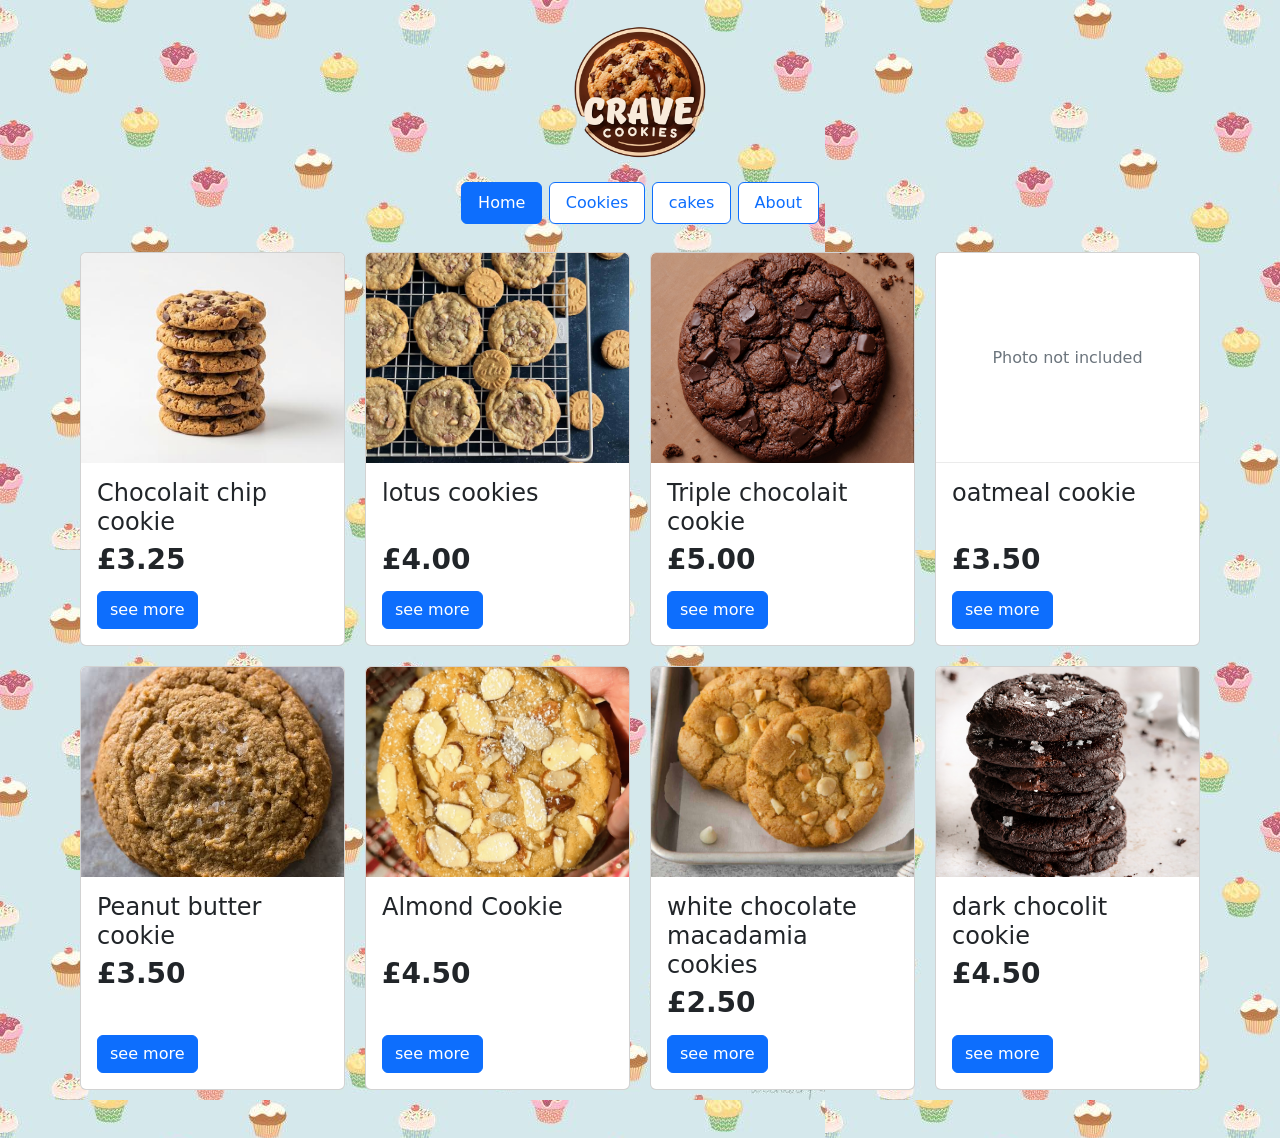
<file: index.html>
<!DOCTYPE html>
<html lang="en">
<head>
  <meta charset="utf-8">
  <meta name="viewport" content="width=device-width, initial-scale=1">
  <title>Crave Cookies</title>
  <link href="https://cdn.jsdelivr.net/npm/bootstrap@5.3.3/dist/css/bootstrap.min.css" rel="stylesheet">
  <link rel="stylesheet" href="styles.css">
</head>
<body>
  <header class="site-nav">
    <a class="brand" href="index.html"><img src="Crave%20Cookies%20Logo.png" alt="Crave Cookies"></a>
    <ul class="nav nav-pills justify-content-center">
      <li class="nav-item"><a class="nav-link active" aria-current="page" href="index.html">Home</a></li>
      <li class="nav-item"><a class="nav-link" href="#cookies">Cookies</a></li>
      <li class="nav-item"><a class="nav-link" href="cakes.html">cakes</a></li>
      <li class="nav-item"><a class="nav-link" href="about.html">About</a></li>
    </ul>
  </header>

  <main id="cookies" class="menu">
    <article class="card">
      <img class="card-img-top" src="Sajidas_chocolait_chip_cookie.jpg" alt="Chocolate chip cookie">
      <div class="card-body">
        <h2 class="card-title h4">Chocolait chip cookie</h2>
        <p class="price">£3.25</p>
        <a class="btn btn-primary" href="chocolate_chip.html">see more</a>
      </div>
    </article>
    <article class="card">
      <img class="card-img-top" src="biscoff-butter-cookies.jpeg" alt="Lotus cookies">
      <div class="card-body">
        <h2 class="card-title h4">lotus cookies</h2>
        <p class="price">£4.00</p>
        <a class="btn btn-primary" href="cookie_biscof.html">see more</a>
      </div>
    </article>
    <article class="card">
      <img class="card-img-top" src="trepel_chocolait_cookie.jpg" alt="Triple chocolate cookie">
      <div class="card-body">
        <h2 class="card-title h4">Triple chocolait cookie</h2>
        <p class="price">£5.00</p>
        <a class="btn btn-primary" href="kooky123.html">see more</a>
      </div>
    </article>
    <article class="card">
      <div class="photo-fallback">Photo not included</div>
      <div class="card-body">
        <h2 class="card-title h4">oatmeal cookie</h2>
        <p class="price">£3.50</p>
        <a class="btn btn-primary" href="cookie_outmeal_sit.html">see more</a>
      </div>
    </article>
    <article class="card">
      <img class="card-img-top" src="sajida_penut_buter_cookie.jpg" alt="Peanut butter cookie">
      <div class="card-body">
        <h2 class="card-title h4">Peanut butter cookie</h2>
        <p class="price">£3.50</p>
        <a class="btn btn-primary" href="penut_buter_cookie_web.html">see more</a>
      </div>
    </article>
    <article class="card">
      <img class="card-img-top" src="Almond_Cookie.png" alt="Almond cookie">
      <div class="card-body">
        <h2 class="card-title h4">Almond Cookie</h2>
        <p class="price">£4.50</p>
        <a class="btn btn-primary" href="almond_cookie_website.html">see more</a>
      </div>
    </article>
    <article class="card">
      <img class="card-img-top" src="white_chocolate_cookies.jpg" alt="White chocolate macadamia cookies">
      <div class="card-body">
        <h2 class="card-title h4">white chocolate macadamia cookies</h2>
        <p class="price">£2.50</p>
        <a class="btn btn-primary" href="white_chocolate.html">see more</a>
      </div>
    </article>
    <article class="card">
      <img class="card-img-top" src="dark_chocolit_cookie.jpg" alt="Dark chocolate cookie">
      <div class="card-body">
        <h2 class="card-title h4">dark chocolit cookie</h2>
        <p class="price">£4.50</p>
        <a class="btn btn-primary" href="dark_chocolate.html">see more</a>
      </div>
    </article>
  </main>
</body>
</html>
</file>
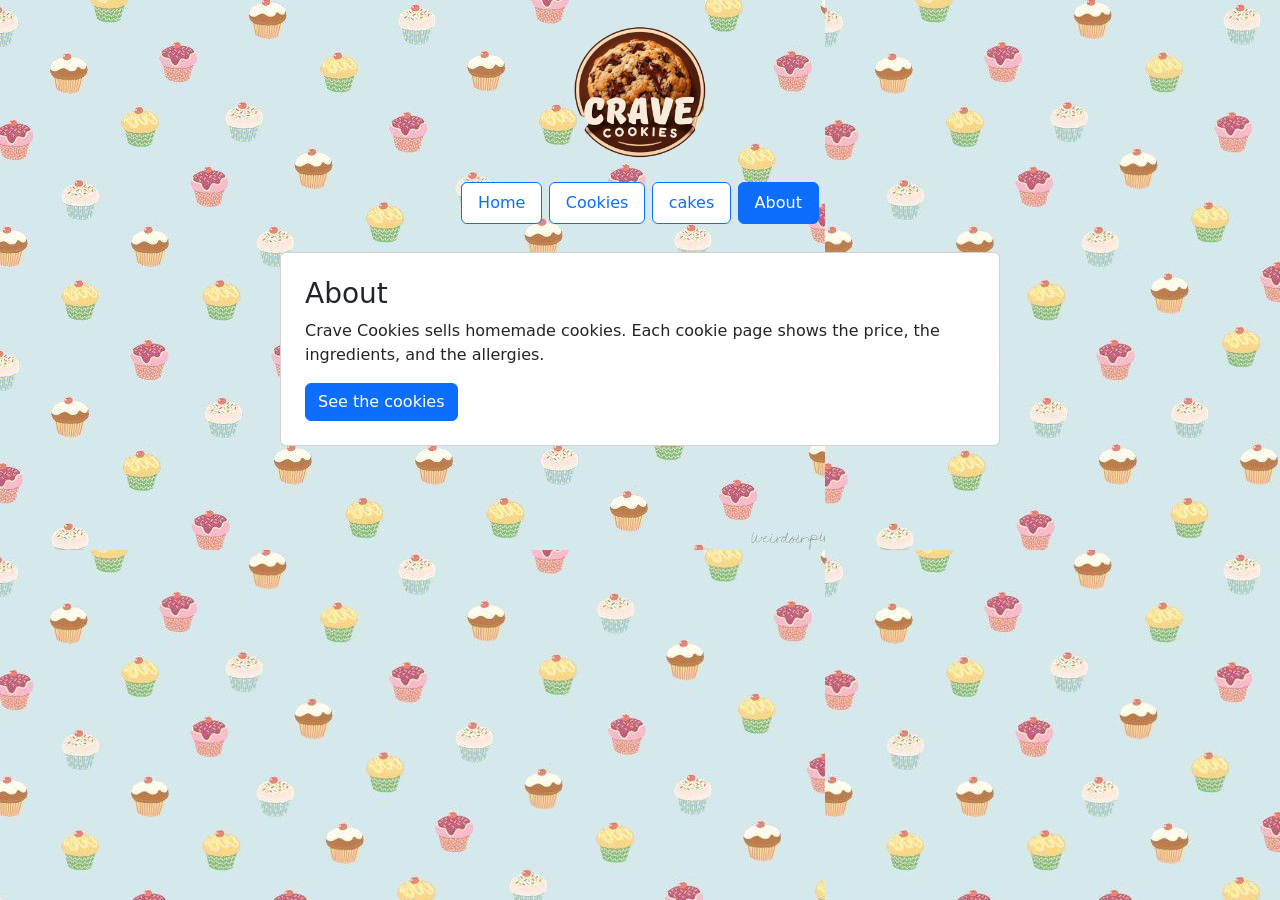
<file: about.html>
<!DOCTYPE html>
<html lang="en">
<head>
  <meta charset="utf-8">
  <meta name="viewport" content="width=device-width, initial-scale=1">
  <title>About — Crave Cookies</title>
  <link href="https://cdn.jsdelivr.net/npm/bootstrap@5.3.3/dist/css/bootstrap.min.css" rel="stylesheet">
  <link rel="stylesheet" href="styles.css">
</head>
<body>
  <header class="site-nav">
    <a class="brand" href="index.html"><img src="Crave%20Cookies%20Logo.png" alt="Crave Cookies"></a>
    <ul class="nav nav-pills justify-content-center">
      <li class="nav-item"><a class="nav-link" href="index.html">Home</a></li>
      <li class="nav-item"><a class="nav-link" href="index.html#cookies">Cookies</a></li>
      <li class="nav-item"><a class="nav-link" href="cakes.html">cakes</a></li>
      <li class="nav-item"><a class="nav-link active" aria-current="page" href="about.html">About</a></li>
    </ul>
  </header>
  <main class="card sheet">
    <div class="card-body p-4">
      <h1 class="h3">About</h1>
      <p>Crave Cookies sells homemade cookies. Each cookie page shows the price, the ingredients, and the allergies.</p>
      <a class="btn btn-primary" href="index.html#cookies">See the cookies</a>
    </div>
  </main>
</body>
</html>
</file>
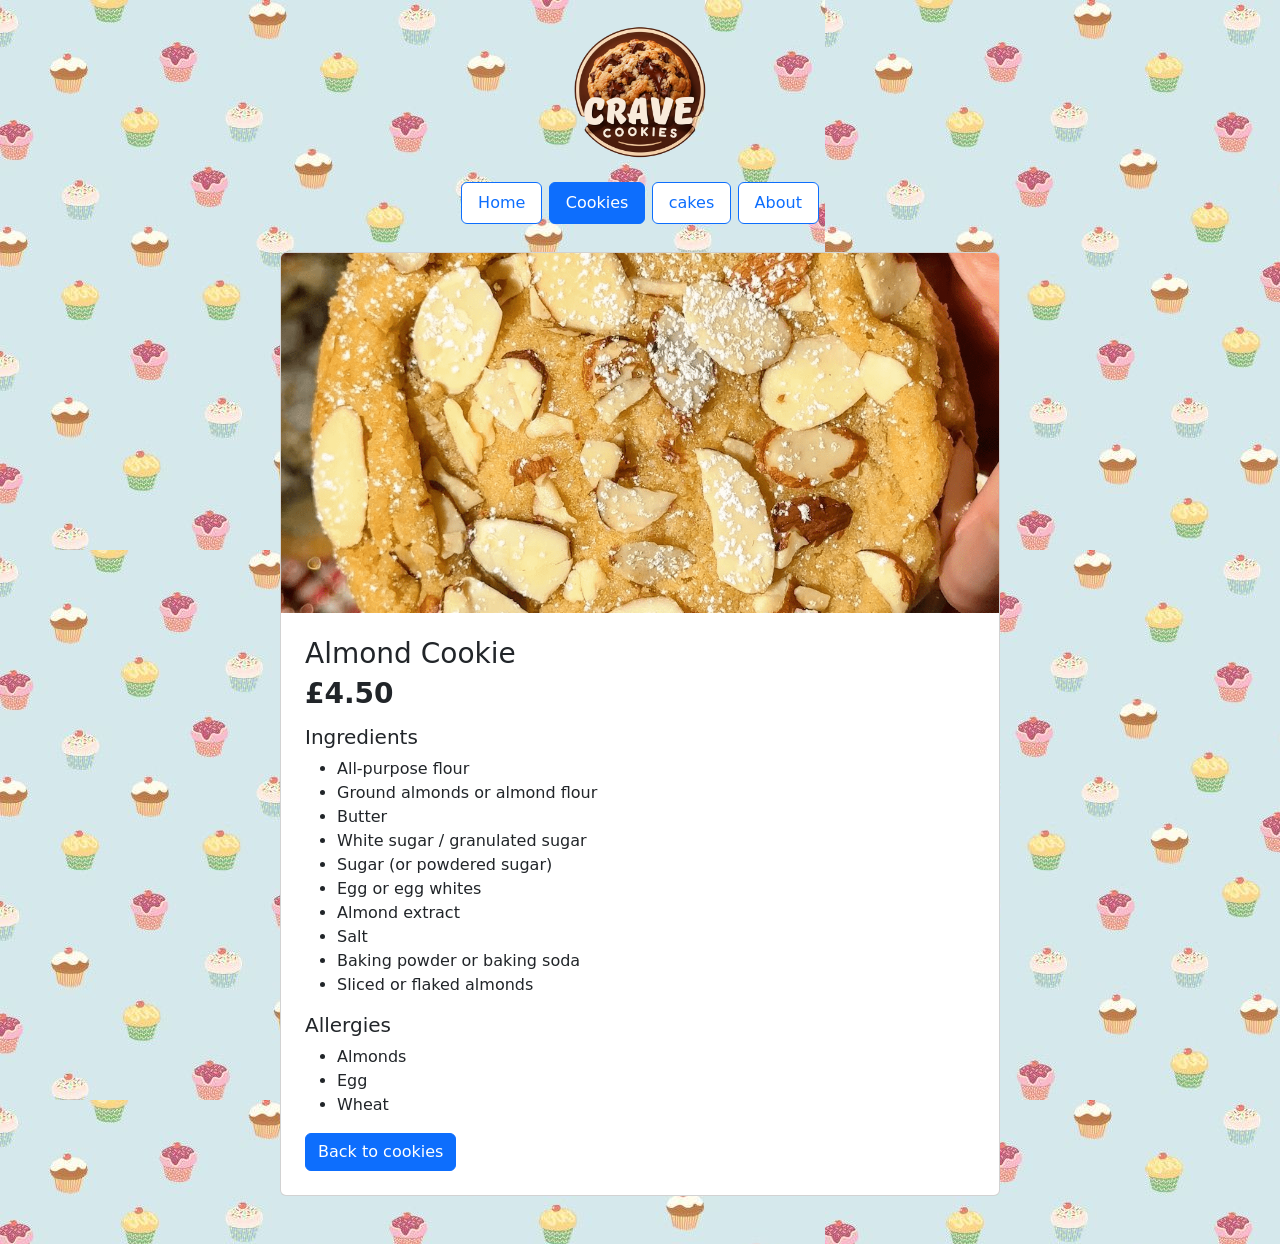
<file: almond_cookie_website.html>
<!DOCTYPE html>
<html lang="en">
<head>
  <meta charset="utf-8">
  <meta name="viewport" content="width=device-width, initial-scale=1">
  <title>Almond Cookie — Crave Cookies</title>
  <link href="https://cdn.jsdelivr.net/npm/bootstrap@5.3.3/dist/css/bootstrap.min.css" rel="stylesheet">
  <link rel="stylesheet" href="styles.css">
</head>
<body>
  <header class="site-nav">
    <a class="brand" href="index.html"><img src="Crave%20Cookies%20Logo.png" alt="Crave Cookies"></a>
    <ul class="nav nav-pills justify-content-center">
      <li class="nav-item"><a class="nav-link" href="index.html">Home</a></li>
      <li class="nav-item"><a class="nav-link active" aria-current="page" href="index.html#cookies">Cookies</a></li>
      <li class="nav-item"><a class="nav-link" href="cakes.html">cakes</a></li>
      <li class="nav-item"><a class="nav-link" href="about.html">About</a></li>
    </ul>
  </header>
  <main class="card sheet">
    <img src="Almond_Cookie.png" alt="Almond cookie">
    <div class="card-body p-4">
      <h1 class="h3">Almond Cookie</h1>
      <p class="price">£4.50</p>
      <h2 class="h5">Ingredients</h2>
      <ul>
        <li>All-purpose flour</li>
        <li>Ground almonds or almond flour</li>
        <li>Butter</li>
        <li>White sugar / granulated sugar</li>
        <li>Sugar (or powdered sugar)</li>
        <li>Egg or egg whites</li>
        <li>Almond extract</li>
        <li>Salt</li>
        <li>Baking powder or baking soda</li>
        <li>Sliced or flaked almonds</li>
      </ul>
      <h2 class="h5">Allergies</h2>
      <ul>
        <li>Almonds</li>
        <li>Egg</li>
        <li>Wheat</li>
      </ul>
      <a class="btn btn-primary" href="index.html#cookies">Back to cookies</a>
    </div>
  </main>
</body>
</html>
</file>
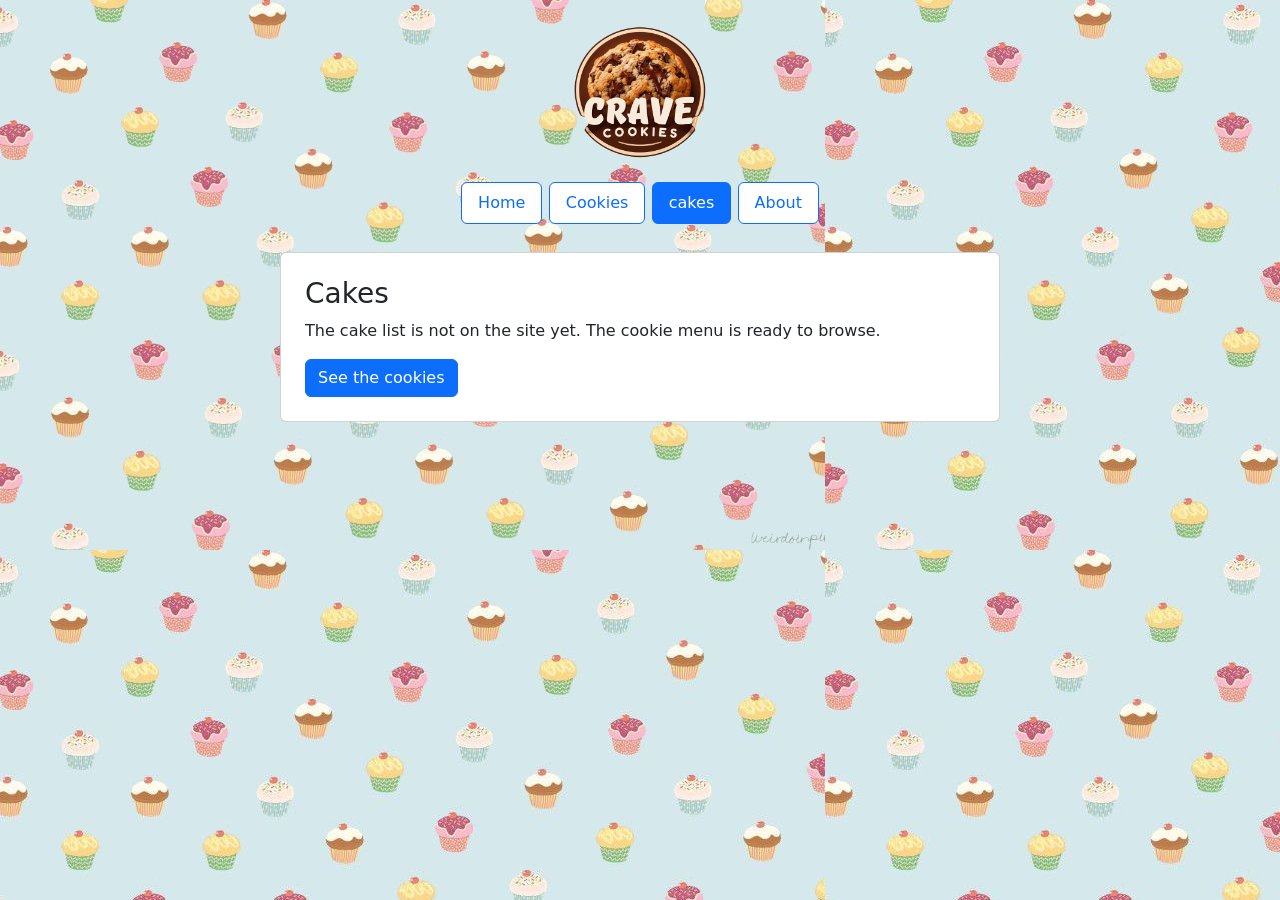
<file: cakes.html>
<!DOCTYPE html>
<html lang="en">
<head>
  <meta charset="utf-8">
  <meta name="viewport" content="width=device-width, initial-scale=1">
  <title>Cakes — Crave Cookies</title>
  <link href="https://cdn.jsdelivr.net/npm/bootstrap@5.3.3/dist/css/bootstrap.min.css" rel="stylesheet">
  <link rel="stylesheet" href="styles.css">
</head>
<body>
  <header class="site-nav">
    <a class="brand" href="index.html"><img src="Crave%20Cookies%20Logo.png" alt="Crave Cookies"></a>
    <ul class="nav nav-pills justify-content-center">
      <li class="nav-item"><a class="nav-link" href="index.html">Home</a></li>
      <li class="nav-item"><a class="nav-link" href="index.html#cookies">Cookies</a></li>
      <li class="nav-item"><a class="nav-link active" aria-current="page" href="cakes.html">cakes</a></li>
      <li class="nav-item"><a class="nav-link" href="about.html">About</a></li>
    </ul>
  </header>
  <main class="card sheet">
    <div class="card-body p-4">
      <h1 class="h3">Cakes</h1>
      <p>The cake list is not on the site yet. The cookie menu is ready to browse.</p>
      <a class="btn btn-primary" href="index.html#cookies">See the cookies</a>
    </div>
  </main>
</body>
</html>
</file>
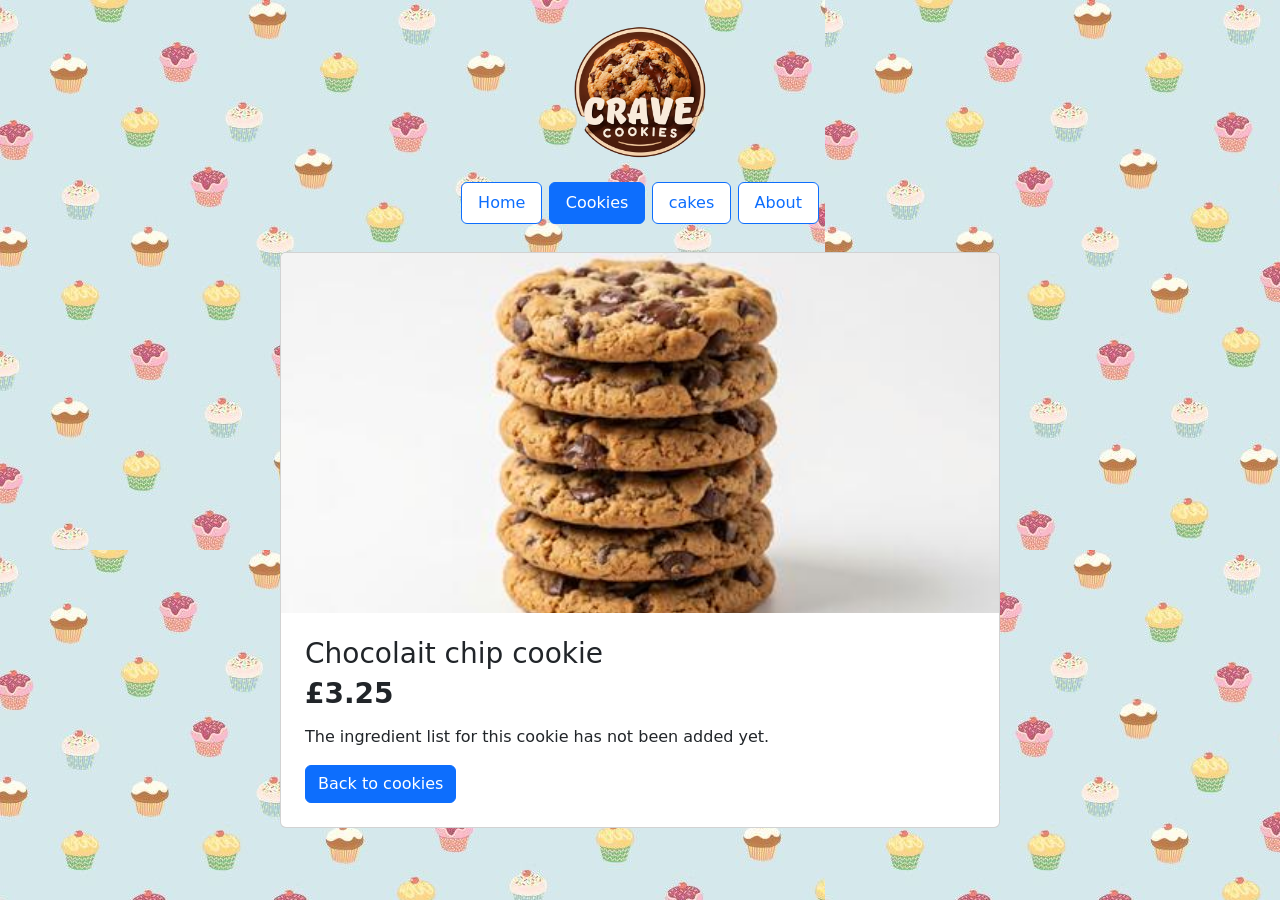
<file: chocolate_chip.html>
<!DOCTYPE html>
<html lang="en">
<head>
  <meta charset="utf-8">
  <meta name="viewport" content="width=device-width, initial-scale=1">
  <title>Chocolait chip cookie — Crave Cookies</title>
  <link href="https://cdn.jsdelivr.net/npm/bootstrap@5.3.3/dist/css/bootstrap.min.css" rel="stylesheet">
  <link rel="stylesheet" href="styles.css">
</head>
<body>
  <header class="site-nav">
    <a class="brand" href="index.html"><img src="Crave%20Cookies%20Logo.png" alt="Crave Cookies"></a>
    <ul class="nav nav-pills justify-content-center">
      <li class="nav-item"><a class="nav-link" href="index.html">Home</a></li>
      <li class="nav-item"><a class="nav-link active" aria-current="page" href="index.html#cookies">Cookies</a></li>
      <li class="nav-item"><a class="nav-link" href="cakes.html">cakes</a></li>
      <li class="nav-item"><a class="nav-link" href="about.html">About</a></li>
    </ul>
  </header>
  <main class="card sheet">
    <img src="Sajidas_chocolait_chip_cookie.jpg" alt="Chocolate chip cookie">
    <div class="card-body p-4">
      <h1 class="h3">Chocolait chip cookie</h1>
      <p class="price">£3.25</p>
      <p>The ingredient list for this cookie has not been added yet.</p>
      <a class="btn btn-primary" href="index.html#cookies">Back to cookies</a>
    </div>
  </main>
</body>
</html>
</file>
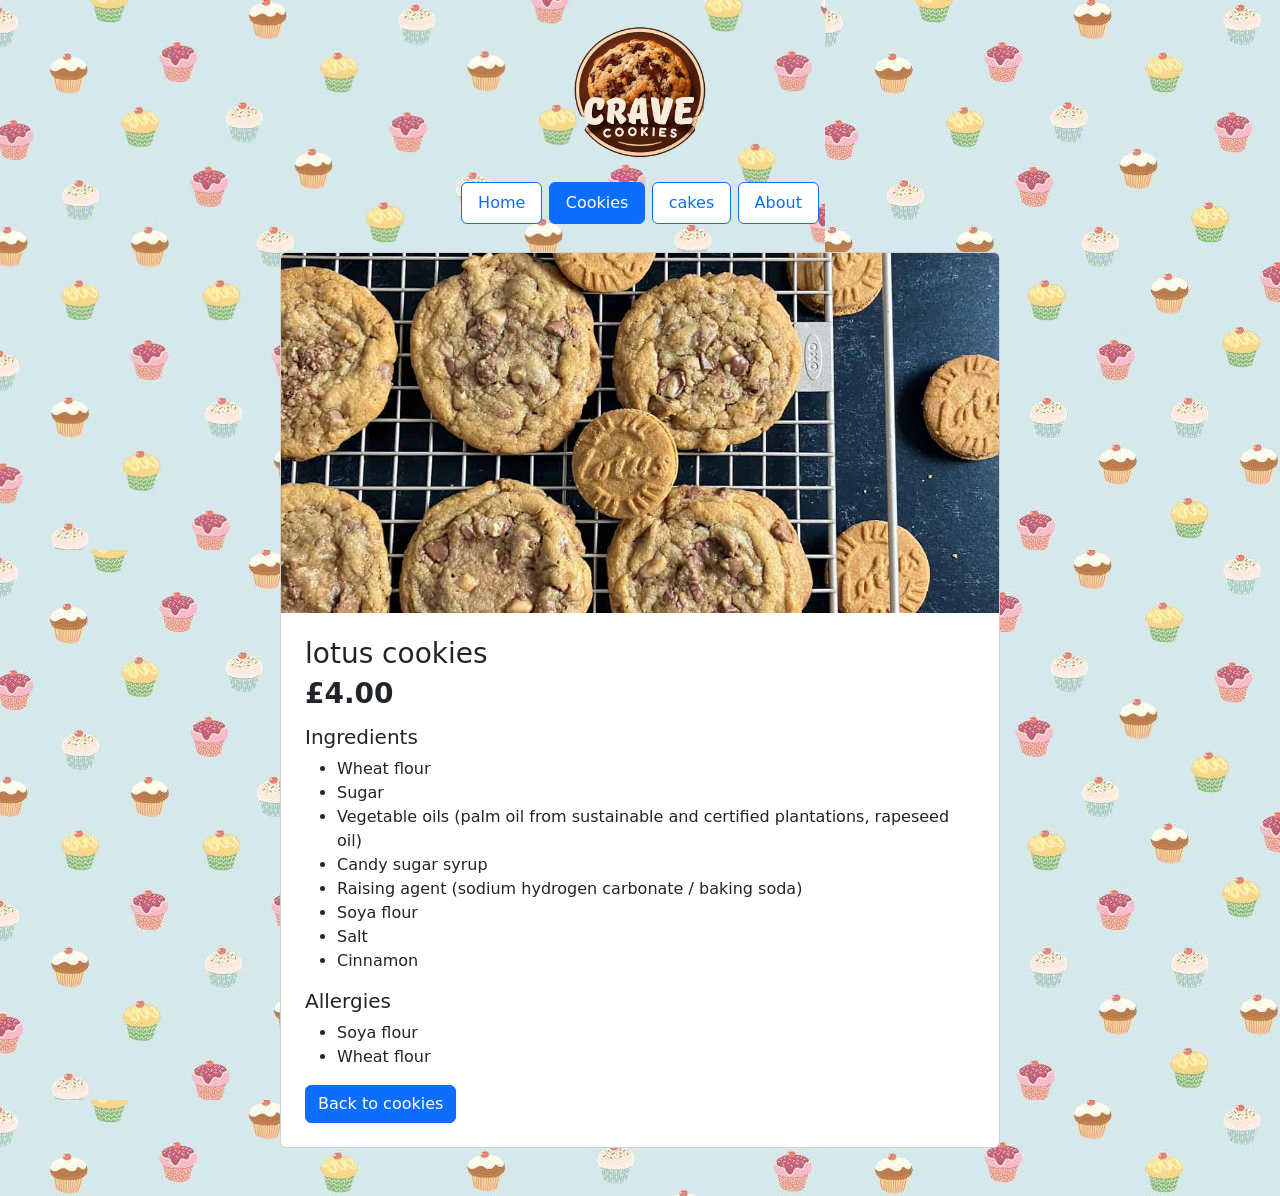
<file: cookie_biscof.html>
<!DOCTYPE html>
<html lang="en">
<head>
  <meta charset="utf-8">
  <meta name="viewport" content="width=device-width, initial-scale=1">
  <title>Lotus cookies — Crave Cookies</title>
  <link href="https://cdn.jsdelivr.net/npm/bootstrap@5.3.3/dist/css/bootstrap.min.css" rel="stylesheet">
  <link rel="stylesheet" href="styles.css">
</head>
<body>
  <header class="site-nav">
    <a class="brand" href="index.html"><img src="Crave%20Cookies%20Logo.png" alt="Crave Cookies"></a>
    <ul class="nav nav-pills justify-content-center">
      <li class="nav-item"><a class="nav-link" href="index.html">Home</a></li>
      <li class="nav-item"><a class="nav-link active" aria-current="page" href="index.html#cookies">Cookies</a></li>
      <li class="nav-item"><a class="nav-link" href="cakes.html">cakes</a></li>
      <li class="nav-item"><a class="nav-link" href="about.html">About</a></li>
    </ul>
  </header>
  <main class="card sheet">
    <img src="biscoff-butter-cookies.jpeg" alt="Lotus cookies">
    <div class="card-body p-4">
      <h1 class="h3">lotus cookies</h1>
      <p class="price">£4.00</p>
      <h2 class="h5">Ingredients</h2>
      <ul>
        <li>Wheat flour</li>
        <li>Sugar</li>
        <li>Vegetable oils (palm oil from sustainable and certified plantations, rapeseed oil)</li>
        <li>Candy sugar syrup</li>
        <li>Raising agent (sodium hydrogen carbonate / baking soda)</li>
        <li>Soya flour</li>
        <li>Salt</li>
        <li>Cinnamon</li>
      </ul>
      <h2 class="h5">Allergies</h2>
      <ul>
        <li>Soya flour</li>
        <li>Wheat flour</li>
      </ul>
      <a class="btn btn-primary" href="index.html#cookies">Back to cookies</a>
    </div>
  </main>
</body>
</html>
</file>
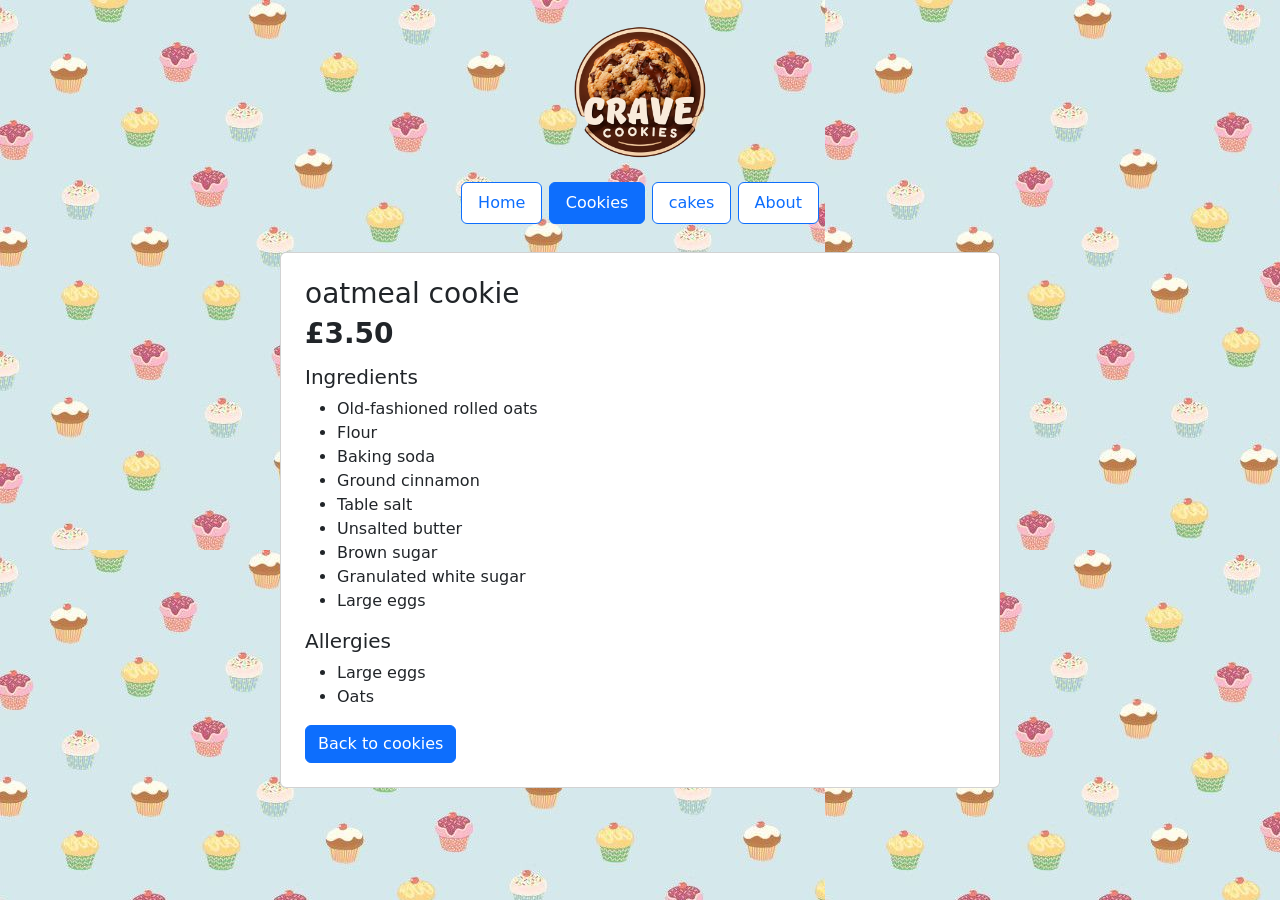
<file: cookie_outmeal_sit.html>
<!DOCTYPE html>
<html lang="en">
<head>
  <meta charset="utf-8">
  <meta name="viewport" content="width=device-width, initial-scale=1">
  <title>Oatmeal cookie — Crave Cookies</title>
  <link href="https://cdn.jsdelivr.net/npm/bootstrap@5.3.3/dist/css/bootstrap.min.css" rel="stylesheet">
  <link rel="stylesheet" href="styles.css">
</head>
<body>
  <header class="site-nav">
    <a class="brand" href="index.html"><img src="Crave%20Cookies%20Logo.png" alt="Crave Cookies"></a>
    <ul class="nav nav-pills justify-content-center">
      <li class="nav-item"><a class="nav-link" href="index.html">Home</a></li>
      <li class="nav-item"><a class="nav-link active" aria-current="page" href="index.html#cookies">Cookies</a></li>
      <li class="nav-item"><a class="nav-link" href="cakes.html">cakes</a></li>
      <li class="nav-item"><a class="nav-link" href="about.html">About</a></li>
    </ul>
  </header>
  <main class="card sheet">
    <div class="card-body p-4">
      <h1 class="h3">oatmeal cookie</h1>
      <p class="price">£3.50</p>
      <h2 class="h5">Ingredients</h2>
      <ul>
        <li>Old-fashioned rolled oats</li>
        <li>Flour</li>
        <li>Baking soda</li>
        <li>Ground cinnamon</li>
        <li>Table salt</li>
        <li>Unsalted butter</li>
        <li>Brown sugar</li>
        <li>Granulated white sugar</li>
        <li>Large eggs</li>
      </ul>
      <h2 class="h5">Allergies</h2>
      <ul>
        <li>Large eggs</li>
        <li>Oats</li>
      </ul>
      <a class="btn btn-primary" href="index.html#cookies">Back to cookies</a>
    </div>
  </main>
</body>
</html>
</file>
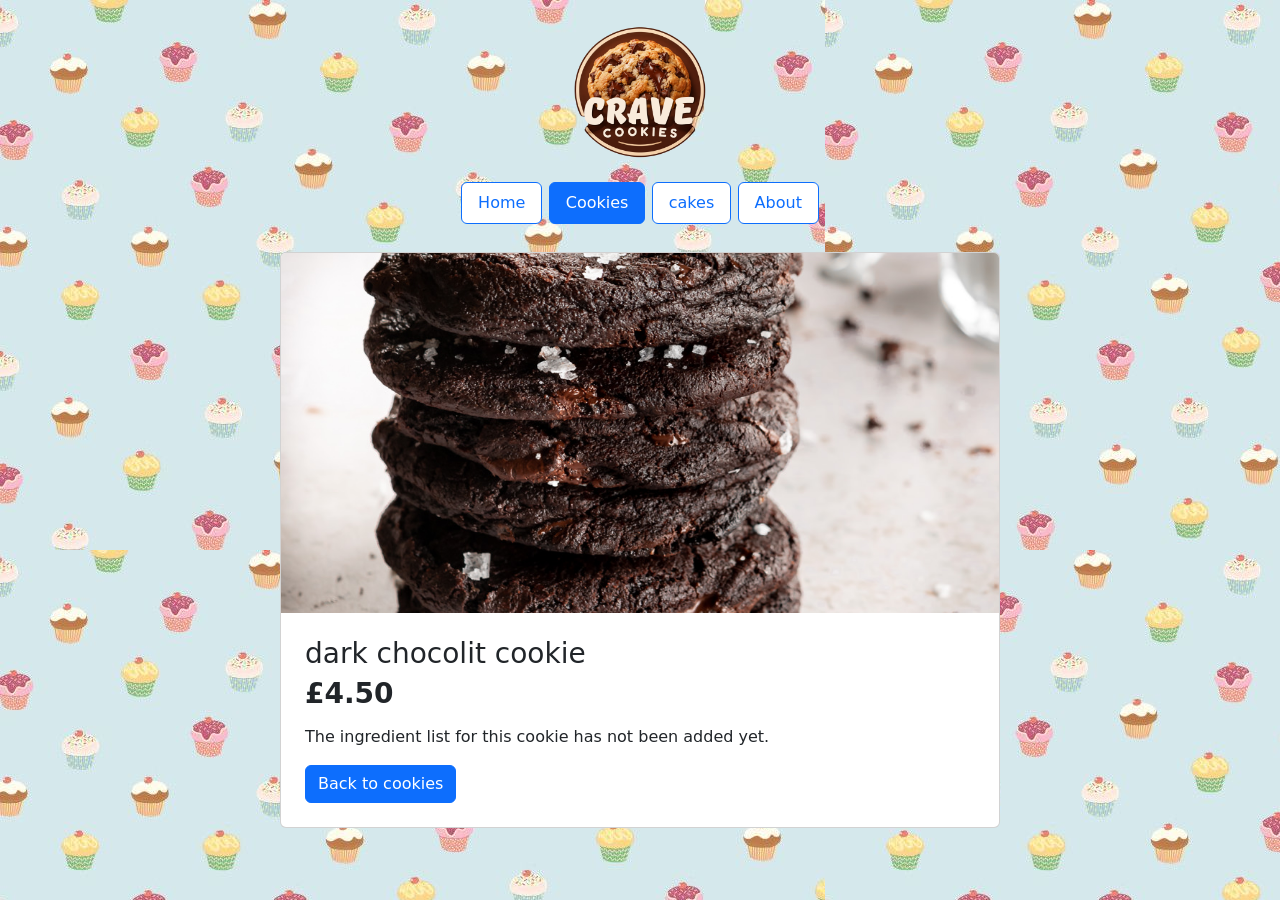
<file: dark_chocolate.html>
<!DOCTYPE html>
<html lang="en">
<head>
  <meta charset="utf-8">
  <meta name="viewport" content="width=device-width, initial-scale=1">
  <title>Dark chocolit cookie — Crave Cookies</title>
  <link href="https://cdn.jsdelivr.net/npm/bootstrap@5.3.3/dist/css/bootstrap.min.css" rel="stylesheet">
  <link rel="stylesheet" href="styles.css">
</head>
<body>
  <header class="site-nav">
    <a class="brand" href="index.html"><img src="Crave%20Cookies%20Logo.png" alt="Crave Cookies"></a>
    <ul class="nav nav-pills justify-content-center">
      <li class="nav-item"><a class="nav-link" href="index.html">Home</a></li>
      <li class="nav-item"><a class="nav-link active" aria-current="page" href="index.html#cookies">Cookies</a></li>
      <li class="nav-item"><a class="nav-link" href="cakes.html">cakes</a></li>
      <li class="nav-item"><a class="nav-link" href="about.html">About</a></li>
    </ul>
  </header>
  <main class="card sheet">
    <img src="dark_chocolit_cookie.jpg" alt="Dark chocolate cookie">
    <div class="card-body p-4">
      <h1 class="h3">dark chocolit cookie</h1>
      <p class="price">£4.50</p>
      <p>The ingredient list for this cookie has not been added yet.</p>
      <a class="btn btn-primary" href="index.html#cookies">Back to cookies</a>
    </div>
  </main>
</body>
</html>
</file>
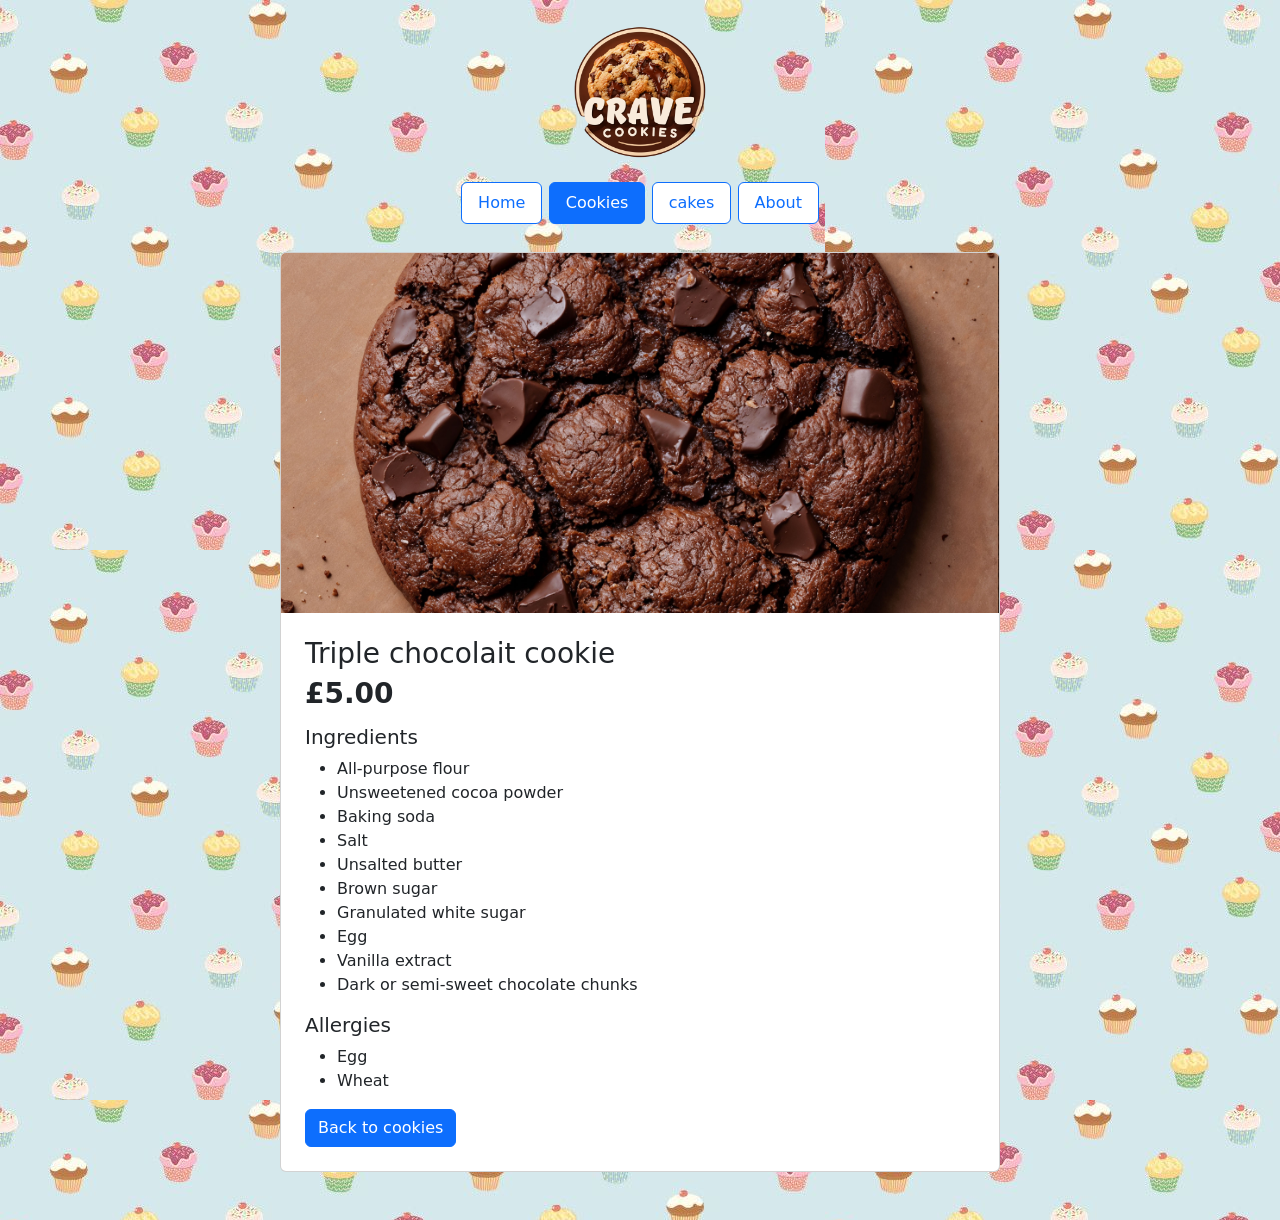
<file: kooky123.html>
<!DOCTYPE html>
<html lang="en">
<head>
  <meta charset="utf-8">
  <meta name="viewport" content="width=device-width, initial-scale=1">
  <title>Triple chocolait cookie — Crave Cookies</title>
  <link href="https://cdn.jsdelivr.net/npm/bootstrap@5.3.3/dist/css/bootstrap.min.css" rel="stylesheet">
  <link rel="stylesheet" href="styles.css">
</head>
<body>
  <header class="site-nav">
    <a class="brand" href="index.html"><img src="Crave%20Cookies%20Logo.png" alt="Crave Cookies"></a>
    <ul class="nav nav-pills justify-content-center">
      <li class="nav-item"><a class="nav-link" href="index.html">Home</a></li>
      <li class="nav-item"><a class="nav-link active" aria-current="page" href="index.html#cookies">Cookies</a></li>
      <li class="nav-item"><a class="nav-link" href="cakes.html">cakes</a></li>
      <li class="nav-item"><a class="nav-link" href="about.html">About</a></li>
    </ul>
  </header>
  <main class="card sheet">
    <img src="trepel_chocolait_cookie.jpg" alt="Triple chocolate cookie">
    <div class="card-body p-4">
      <h1 class="h3">Triple chocolait cookie</h1>
      <p class="price">£5.00</p>
      <h2 class="h5">Ingredients</h2>
      <ul>
        <li>All-purpose flour</li>
        <li>Unsweetened cocoa powder</li>
        <li>Baking soda</li>
        <li>Salt</li>
        <li>Unsalted butter</li>
        <li>Brown sugar</li>
        <li>Granulated white sugar</li>
        <li>Egg</li>
        <li>Vanilla extract</li>
        <li>Dark or semi-sweet chocolate chunks</li>
      </ul>
      <h2 class="h5">Allergies</h2>
      <ul>
        <li>Egg</li>
        <li>Wheat</li>
      </ul>
      <a class="btn btn-primary" href="index.html#cookies">Back to cookies</a>
    </div>
  </main>
</body>
</html>
</file>
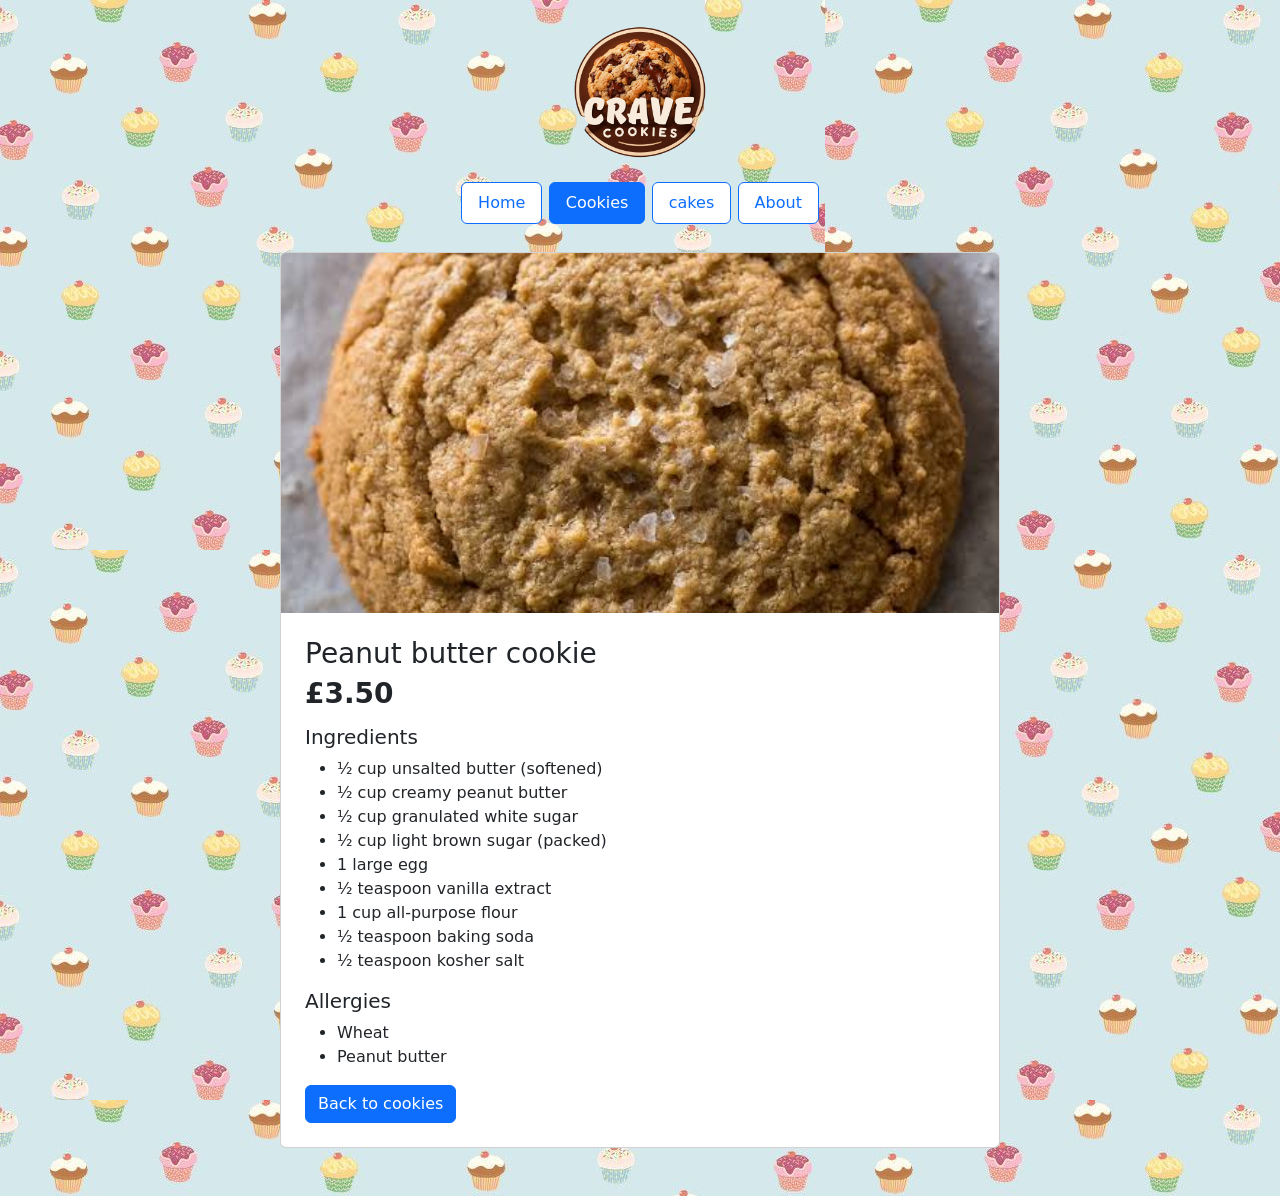
<file: penut_buter_cookie_web.html>
<!DOCTYPE html>
<html lang="en">
<head>
  <meta charset="utf-8">
  <meta name="viewport" content="width=device-width, initial-scale=1">
  <title>Peanut butter cookie — Crave Cookies</title>
  <link href="https://cdn.jsdelivr.net/npm/bootstrap@5.3.3/dist/css/bootstrap.min.css" rel="stylesheet">
  <link rel="stylesheet" href="styles.css">
</head>
<body>
  <header class="site-nav">
    <a class="brand" href="index.html"><img src="Crave%20Cookies%20Logo.png" alt="Crave Cookies"></a>
    <ul class="nav nav-pills justify-content-center">
      <li class="nav-item"><a class="nav-link" href="index.html">Home</a></li>
      <li class="nav-item"><a class="nav-link active" aria-current="page" href="index.html#cookies">Cookies</a></li>
      <li class="nav-item"><a class="nav-link" href="cakes.html">cakes</a></li>
      <li class="nav-item"><a class="nav-link" href="about.html">About</a></li>
    </ul>
  </header>
  <main class="card sheet">
    <img src="sajida_penut_buter_cookie.jpg" alt="Peanut butter cookie">
    <div class="card-body p-4">
      <h1 class="h3">Peanut butter cookie</h1>
      <p class="price">£3.50</p>
      <h2 class="h5">Ingredients</h2>
      <ul>
        <li>½ cup unsalted butter (softened)</li>
        <li>½ cup creamy peanut butter</li>
        <li>½ cup granulated white sugar</li>
        <li>½ cup light brown sugar (packed)</li>
        <li>1 large egg</li>
        <li>½ teaspoon vanilla extract</li>
        <li>1 cup all-purpose flour</li>
        <li>½ teaspoon baking soda</li>
        <li>½ teaspoon kosher salt</li>
      </ul>
      <h2 class="h5">Allergies</h2>
      <ul>
        <li>Wheat</li>
        <li>Peanut butter</li>
      </ul>
      <a class="btn btn-primary" href="index.html#cookies">Back to cookies</a>
    </div>
  </main>
</body>
</html>
</file>
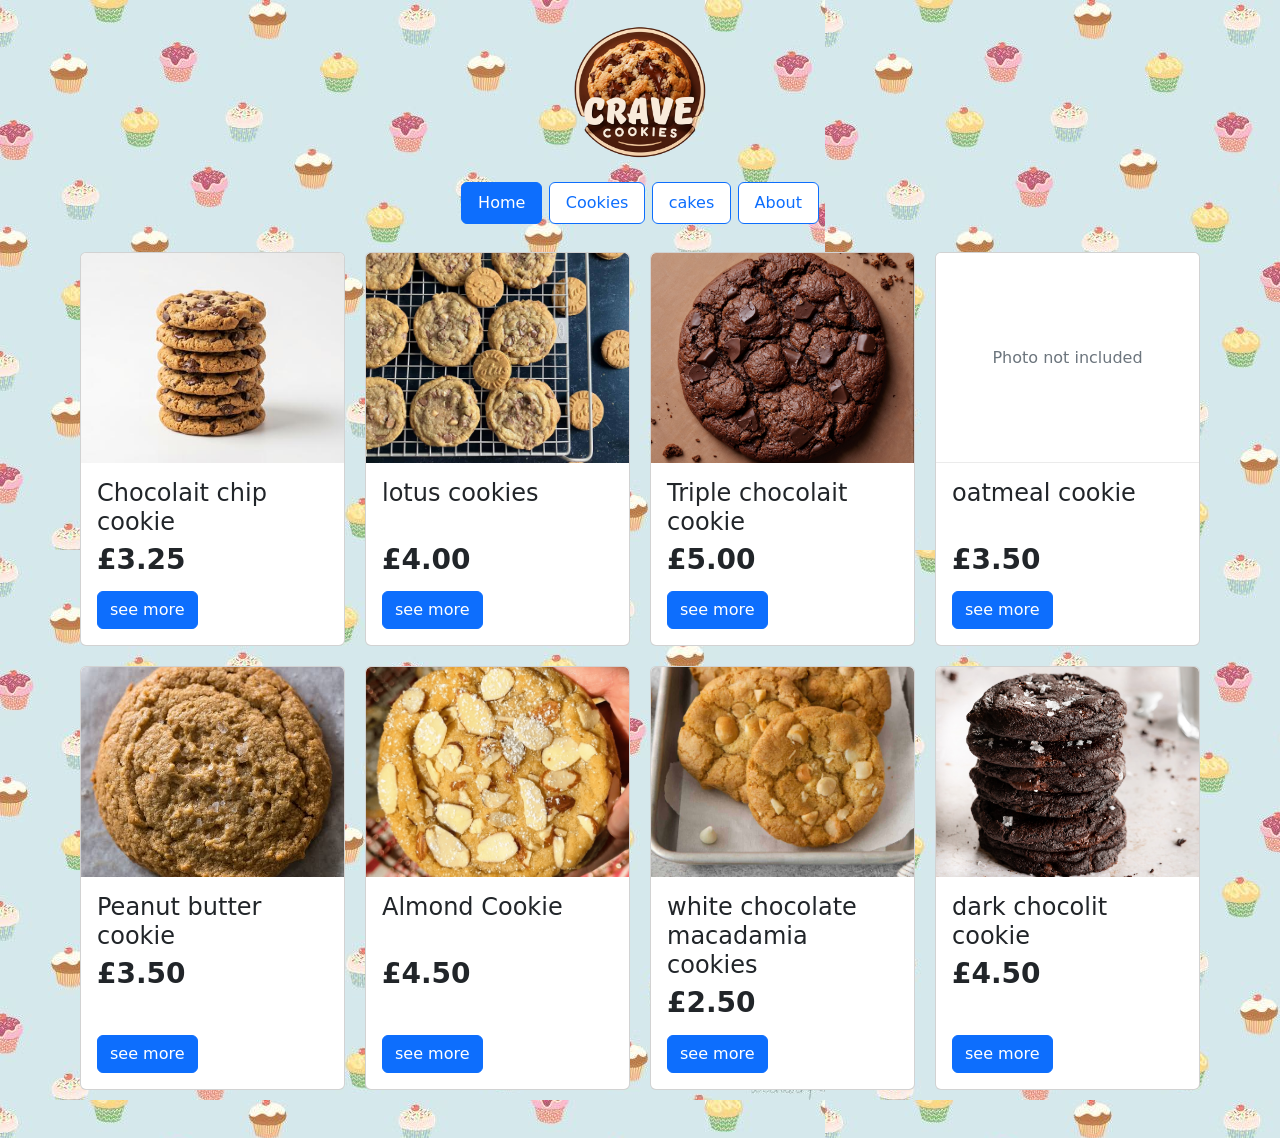
<file: Sajidas_cookie_websit.html>
<!DOCTYPE html>
<html lang="en">
<head>
  <meta charset="utf-8">
  <meta http-equiv="refresh" content="0; url=index.html#cookies">
  <title>Crave Cookies</title>
</head>
<body>
  <p><a href="index.html#cookies">Cookies</a></p>
</body>
</html>
</file>
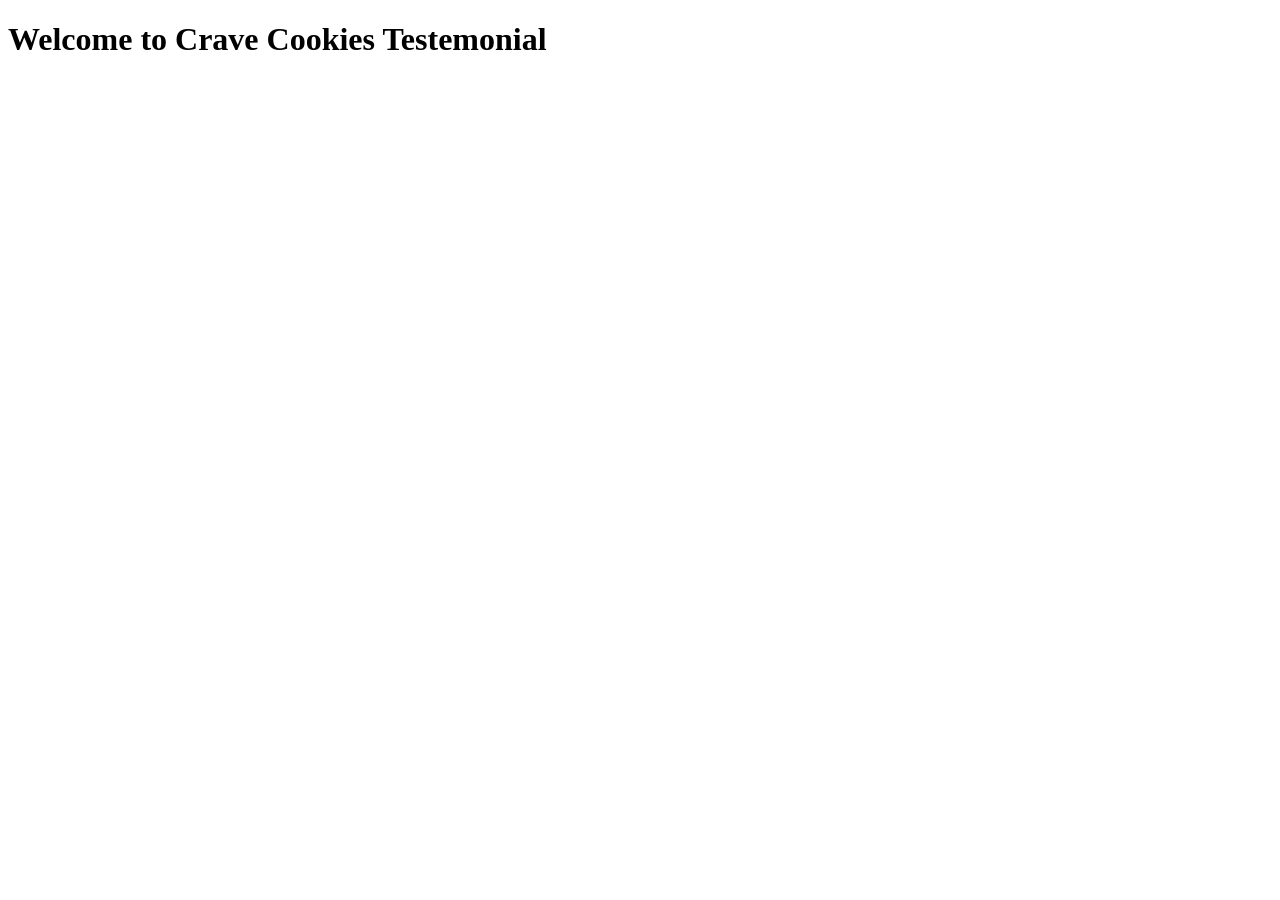
<file: testemonial.html>
<!DOCTYPE html>
<html lang="en">
<head>
    <meta charset="UTF-8">
    <meta name="viewport" content="width=device-width, initial-scale=1.0">
    <title>Testemonial</title>
</head>
<body>
<h1>Welcome to Crave Cookies Testemonial</h1>
    
</body>
</html>
</file>
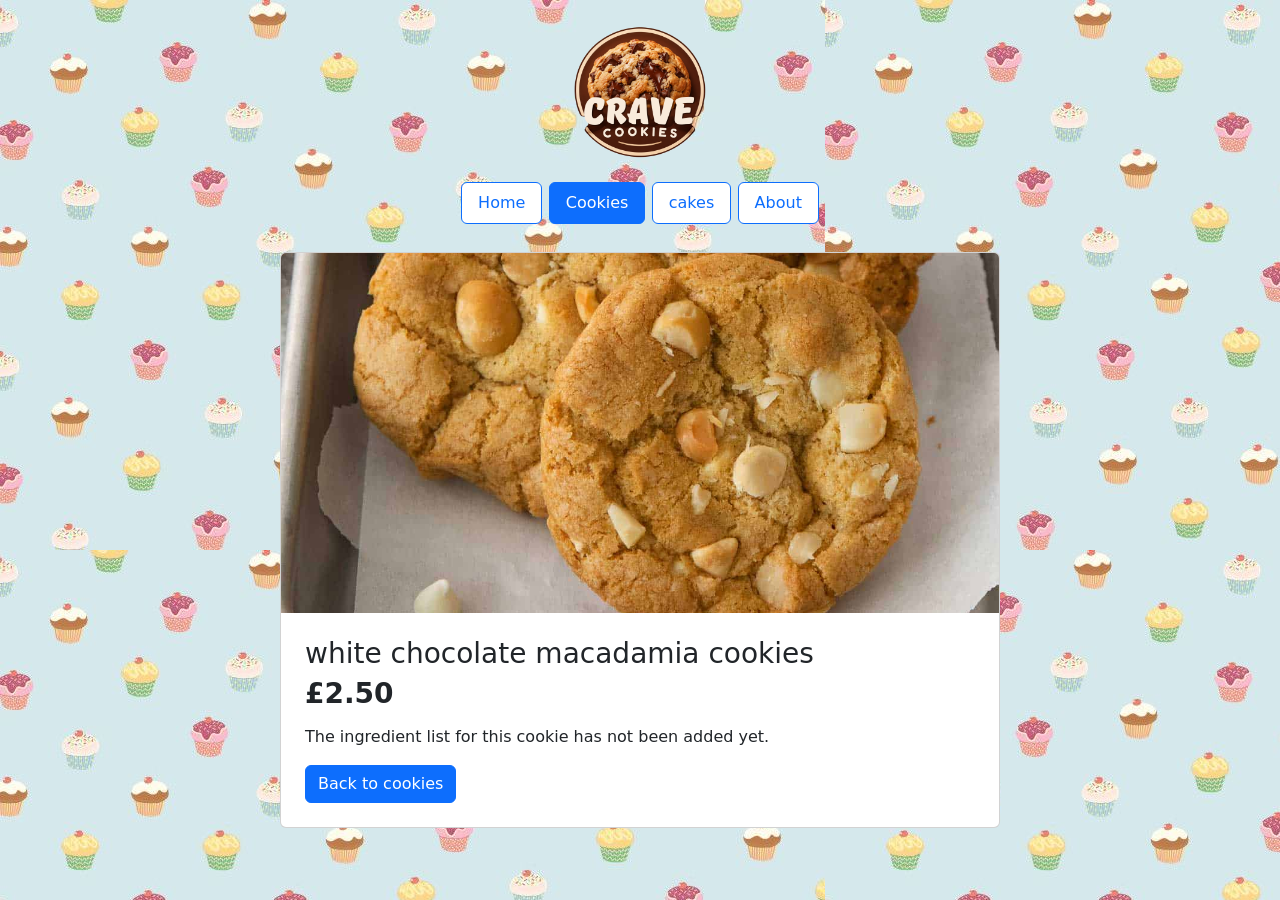
<file: white_chocolate.html>
<!DOCTYPE html>
<html lang="en">
<head>
  <meta charset="utf-8">
  <meta name="viewport" content="width=device-width, initial-scale=1">
  <title>White chocolate macadamia cookies — Crave Cookies</title>
  <link href="https://cdn.jsdelivr.net/npm/bootstrap@5.3.3/dist/css/bootstrap.min.css" rel="stylesheet">
  <link rel="stylesheet" href="styles.css">
</head>
<body>
  <header class="site-nav">
    <a class="brand" href="index.html"><img src="Crave%20Cookies%20Logo.png" alt="Crave Cookies"></a>
    <ul class="nav nav-pills justify-content-center">
      <li class="nav-item"><a class="nav-link" href="index.html">Home</a></li>
      <li class="nav-item"><a class="nav-link active" aria-current="page" href="index.html#cookies">Cookies</a></li>
      <li class="nav-item"><a class="nav-link" href="cakes.html">cakes</a></li>
      <li class="nav-item"><a class="nav-link" href="about.html">About</a></li>
    </ul>
  </header>
  <main class="card sheet">
    <img src="white_chocolate_cookies.jpg" alt="White chocolate macadamia cookies">
    <div class="card-body p-4">
      <h1 class="h3">white chocolate macadamia cookies</h1>
      <p class="price">£2.50</p>
      <p>The ingredient list for this cookie has not been added yet.</p>
      <a class="btn btn-primary" href="index.html#cookies">Back to cookies</a>
    </div>
  </main>
</body>
</html>
</file>
<file: styles.css>
body {
  min-height: 100vh;
  background-color: #f4f8fb;
  background-image: url("My%20cupcake%20bakground.jpg");
  background-repeat: repeat;
  color: #212529;
}

.brand {
  display: block;
  width: 150px;
  margin: 0 auto 0.75rem;
}

.brand img {
  display: block;
  width: 100%;
  height: auto;
  border-radius: 50%;
}

.nav-pills .nav-link {
  margin: 0 0.2rem;
  background: #fff;
  border: 1px solid #0d6efd;
}

.nav-pills .nav-link.active {
  background: #0d6efd;
  border-color: #0d6efd;
  color: #fff;
}

.site-nav {
  padding: 1.25rem 1rem 0.25rem;
}

.menu {
  width: min(1120px, calc(100% - 2rem));
  margin: 1.5rem auto 3rem;
  display: grid;
  grid-template-columns: repeat(4, minmax(0, 1fr));
  gap: 1.25rem;
  align-items: stretch;
}

.card {
  height: 100%;
  overflow: hidden;
  background: #fff;
}

.card-img-top,
.photo-fallback {
  width: 100%;
  height: 210px;
  object-fit: cover;
  background: #fff;
}

.photo-fallback {
  display: grid;
  place-items: center;
  color: #6c757d;
  border-bottom: 1px solid rgba(0, 0, 0, 0.08);
}

.card-body {
  display: flex;
  flex-direction: column;
}

.card-title {
  min-height: 3.6rem;
}

.price {
  margin: 0 0 1rem;
  font-size: 1.75rem;
  font-weight: 700;
  line-height: 1.1;
}

.card .btn {
  margin-top: auto;
  align-self: flex-start;
}

.sheet {
  width: min(720px, calc(100% - 2rem));
  margin: 1.5rem auto 3rem;
}

.sheet img {
  width: 100%;
  max-height: 360px;
  object-fit: cover;
}

@media (max-width: 992px) {
  .menu {
    grid-template-columns: repeat(2, minmax(0, 1fr));
  }
}

@media (max-width: 576px) {
  .menu {
    grid-template-columns: 1fr;
  }
}
</file>
